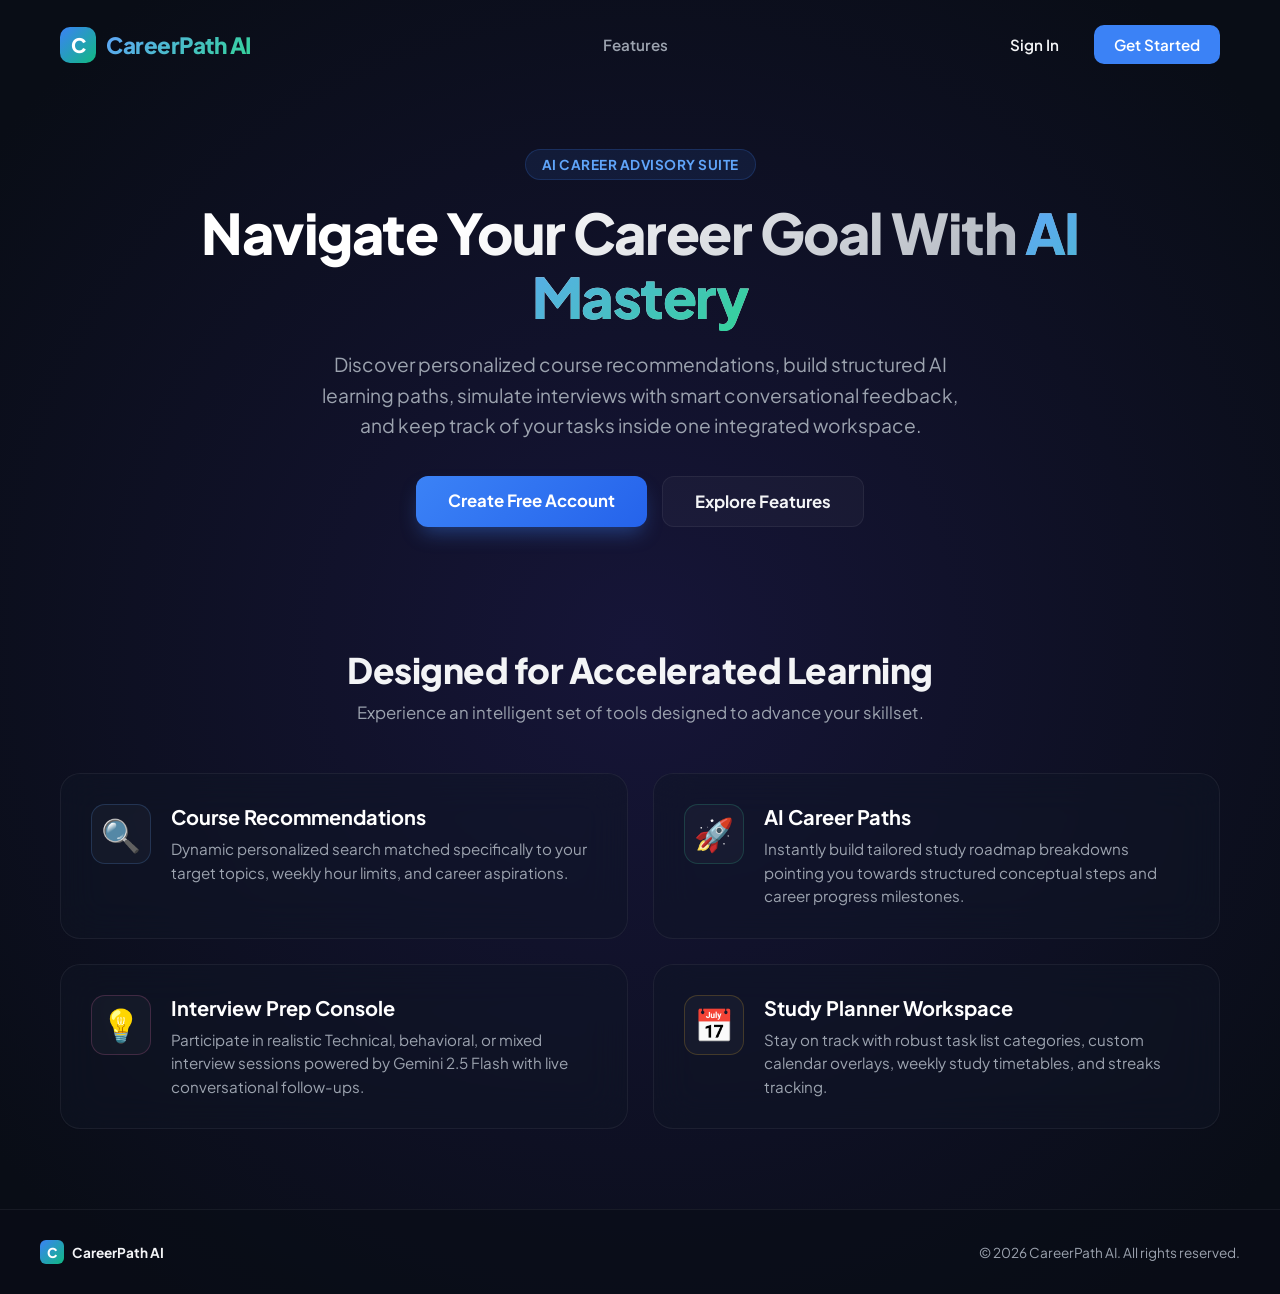
<file: templates/landing.html>
<!DOCTYPE html>
<html lang="en">
<head>
    <meta charset="UTF-8">
    <meta name="viewport" content="width=device-width, initial-scale=1.0">
    <title>CareerPath AI - Personalized Career Mentoring</title>
    <!-- Import Google Fonts (Plus Jakarta Sans) -->
    <link href="https://fonts.googleapis.com/css2?family=Plus+Jakarta+Sans:wght@300;400;500;600;700;800&display=swap" rel="stylesheet">
    <link rel="stylesheet" href="/static/theme.css">
    <style>
        :root {
            --primary: #3b82f6;
            --primary-hover: #2563eb;
            --accent: #10b981;
            --bg-dark: #090d16;
            --card-bg: rgba(17, 24, 39, 0.45);
            --card-border: rgba(255, 255, 255, 0.06);
            --text-main: #f3f4f6;
            --text-muted: #9ca3af;
        }

        * {
            box-sizing: border-box;
            margin: 0;
            padding: 0;
        }

        body {
            font-family: 'Plus Jakarta Sans', -apple-system, BlinkMacSystemFont, sans-serif;
            background: radial-gradient(circle at 50% 50%, #161538 0%, #090d16 90%);
            color: var(--text-main);
            min-height: 100vh;
            display: flex;
            flex-direction: column;
            overflow-x: hidden;
        }

        /* Header Style */
        .landing-header {
            width: 100%;
            max-width: 1200px;
            margin: 0 auto;
            display: flex;
            justify-content: space-between;
            align-items: center;
            padding: 25px 20px;
        }

        .logo {
            display: flex;
            align-items: center;
            gap: 10px;
            text-decoration: none;
        }

        .logo-icon {
            width: 36px;
            height: 36px;
            background: linear-gradient(135deg, var(--primary), var(--accent));
            border-radius: 10px;
            display: flex;
            align-items: center;
            justify-content: center;
            font-weight: 800;
            color: #fff;
            font-size: 1.25rem;
        }

        .logo-text {
            font-size: 1.4rem;
            font-weight: 800;
            background: linear-gradient(135deg, #60a5fa, #34d399);
            -webkit-background-clip: text;
            -webkit-text-fill-color: transparent;
            letter-spacing: -0.5px;
        }

        .nav-links {
            display: flex;
            align-items: center;
            gap: 30px;
        }

        .nav-link {
            color: var(--text-muted);
            text-decoration: none;
            font-size: 0.95rem;
            font-weight: 600;
            transition: color 0.2s;
        }

        .nav-link:hover {
            color: var(--text-main);
        }

        .header-actions {
            display: flex;
            align-items: center;
            gap: 15px;
        }

        .btn-signin {
            color: var(--text-main);
            text-decoration: none;
            font-size: 0.95rem;
            font-weight: 600;
            padding: 10px 20px;
            border-radius: 10px;
            transition: background 0.2s;
        }

        .btn-signin:hover {
            background: rgba(255, 255, 255, 0.05);
        }

        .btn-signup {
            background: var(--primary);
            color: #fff;
            text-decoration: none;
            font-size: 0.95rem;
            font-weight: 600;
            padding: 10px 20px;
            border-radius: 10px;
            transition: background 0.2s, transform 0.2s;
        }

        .btn-signup:hover {
            background: var(--primary-hover);
            transform: translateY(-1px);
        }

        /* Hero Section */
        .hero-section {
            flex-grow: 1;
            max-width: 1000px;
            margin: 60px auto 40px auto;
            text-align: center;
            padding: 0 20px;
            display: flex;
            flex-direction: column;
            align-items: center;
            gap: 20px;
        }

        .badge-hero {
            background: rgba(59, 130, 246, 0.1);
            border: 1px solid rgba(59, 130, 246, 0.2);
            color: #60a5fa;
            padding: 6px 16px;
            border-radius: 20px;
            font-size: 0.85rem;
            font-weight: 700;
            letter-spacing: 0.5px;
            text-transform: uppercase;
        }

        .hero-title {
            font-size: 3.5rem;
            font-weight: 800;
            line-height: 1.15;
            letter-spacing: -1.5px;
            background: linear-gradient(135deg, #fff 30%, #9ca3af 100%);
            -webkit-background-clip: text;
            -webkit-text-fill-color: transparent;
        }

        .hero-title span {
            background: linear-gradient(135deg, #60a5fa, #34d399);
            -webkit-background-clip: text;
            -webkit-text-fill-color: transparent;
        }

        .hero-subtitle {
            font-size: 1.2rem;
            color: var(--text-muted);
            max-width: 650px;
            line-height: 1.6;
        }

        .hero-actions {
            margin-top: 15px;
            display: flex;
            gap: 15px;
        }

        .btn-hero-primary {
            background: linear-gradient(135deg, var(--primary), var(--primary-hover));
            color: #fff;
            text-decoration: none;
            font-size: 1.05rem;
            font-weight: 700;
            padding: 14px 32px;
            border-radius: 12px;
            box-shadow: 0 10px 20px -5px rgba(59, 130, 246, 0.4);
            transition: background 0.2s, transform 0.2s, box-shadow 0.2s;
        }

        .btn-hero-primary:hover {
            transform: translateY(-2px);
            box-shadow: 0 15px 25px -5px rgba(59, 130, 246, 0.5);
        }

        .btn-hero-secondary {
            background: rgba(255, 255, 255, 0.03);
            border: 1px solid var(--card-border);
            color: var(--text-main);
            text-decoration: none;
            font-size: 1.05rem;
            font-weight: 700;
            padding: 14px 32px;
            border-radius: 12px;
            transition: background 0.2s, transform 0.2s;
        }

        .btn-hero-secondary:hover {
            background: rgba(255, 255, 255, 0.08);
            transform: translateY(-2px);
        }

        /* Features Section */
        .features-section {
            max-width: 1200px;
            margin: 80px auto;
            padding: 0 20px;
        }

        .section-header {
            text-align: center;
            margin-bottom: 50px;
        }

        .section-title {
            font-size: 2.2rem;
            font-weight: 800;
            margin-bottom: 10px;
            letter-spacing: -0.5px;
        }

        .section-desc {
            color: var(--text-muted);
            font-size: 1.05rem;
        }

        .features-grid {
            display: grid;
            grid-template-columns: repeat(2, 1fr);
            gap: 25px;
        }

        .feature-card {
            background: var(--card-bg);
            border: 1px solid var(--card-border);
            border-radius: 20px;
            padding: 30px;
            display: flex;
            gap: 20px;
            backdrop-filter: blur(20px);
            -webkit-backdrop-filter: blur(20px);
            transition: transform 0.3s, border-color 0.3s;
        }

        .feature-card:hover {
            transform: translateY(-4px);
            border-color: rgba(59, 130, 246, 0.3);
        }

        .feature-icon {
            font-size: 2rem;
            width: 60px;
            height: 60px;
            background: rgba(255, 255, 255, 0.03);
            border: 1px solid var(--card-border);
            border-radius: 14px;
            display: flex;
            align-items: center;
            justify-content: center;
            flex-shrink: 0;
        }

        .feature-info {
            display: flex;
            flex-direction: column;
            gap: 8px;
        }

        .feature-title {
            font-size: 1.25rem;
            font-weight: 700;
            color: #fff;
        }

        .feature-desc {
            font-size: 0.95rem;
            color: var(--text-muted);
            line-height: 1.55;
        }

        /* Footer Section */
        .landing-footer {
            border-top: 1px solid var(--card-border);
            background: rgba(9, 13, 22, 0.6);
            padding: 30px 20px;
            margin-top: auto;
        }

        .footer-content {
            max-width: 1200px;
            margin: 0 auto;
            display: flex;
            justify-content: space-between;
            align-items: center;
            font-size: 0.85rem;
            color: var(--text-muted);
        }

        .footer-logo {
            display: flex;
            align-items: center;
            gap: 8px;
            text-decoration: none;
            color: var(--text-main);
            font-weight: 700;
        }

        .footer-logo .logo-icon {
            width: 24px;
            height: 24px;
            font-size: 0.85rem;
            border-radius: 6px;
        }

        /* Responsive Layouts */
        @media (max-width: 768px) {
            .hero-title {
                font-size: 2.5rem;
            }

            .features-grid {
                grid-template-columns: 1fr;
            }

            .nav-links {
                display: none;
            }

            .feature-card {
                flex-direction: column;
                align-items: flex-start;
                gap: 15px;
            }
        }
    </style>
</head>
<body>

    <!-- Header Navigation -->
    <header class="landing-header">
        <a href="/" class="logo">
            <div class="logo-icon">C</div>
            <div class="logo-text">CareerPath AI</div>
        <nav class="nav-links">
            <a href="#features" class="nav-link">Features</a>
        </nav>

        <div class="header-actions">
            <a href="/login" class="btn-signin">Sign In</a>
            <a href="/signup" class="btn-signup">Get Started</a>
        </div>
    </header>

    <!-- Hero Showcase Section -->
    <section class="hero-section">
        <div class="badge-hero">AI Career Advisory Suite</div>
        <h1 class="hero-title">Navigate Your Career Goal With <span>AI Mastery</span></h1>
        <p class="hero-subtitle">Discover personalized course recommendations, build structured AI learning paths, simulate interviews with smart conversational feedback, and keep track of your tasks inside one integrated workspace.</p>
        <div class="hero-actions">
            <a href="/signup" class="btn-hero-primary">Create Free Account</a>
            <a href="#features" class="btn-hero-secondary">Explore Features</a>
        </div>
    </section>

    <!-- Features Showcase Grid -->
    <section id="features" class="features-section">
        <div class="section-header">
            <h2 class="section-title">Designed for Accelerated Learning</h2>
            <p class="section-desc">Experience an intelligent set of tools designed to advance your skillset.</p>
        </div>
        <div class="features-grid">
            
            <!-- Feature 1: Recommendations -->
            <div class="feature-card">
                <div class="feature-icon" style="color: #60a5fa; border-color: rgba(96, 165, 250, 0.2);">🔍</div>
                <div class="feature-info">
                    <h3 class="feature-title">Course Recommendations</h3>
                    <p class="feature-desc">Dynamic personalized search matched specifically to your target topics, weekly hour limits, and career aspirations.</p>
                </div>
            </div>

            <!-- Feature 2: Roadmaps -->
            <div class="feature-card">
                <div class="feature-icon" style="color: #34d399; border-color: rgba(52, 211, 153, 0.2);">🚀</div>
                <div class="feature-info">
                    <h3 class="feature-title">AI Career Paths</h3>
                    <p class="feature-desc">Instantly build tailored study roadmap breakdowns pointing you towards structured conceptual steps and career progress milestones.</p>
                </div>
            </div>

            <!-- Feature 3: Interviews -->
            <div class="feature-card">
                <div class="feature-icon" style="color: #f472b6; border-color: rgba(244, 114, 182, 0.2);">💡</div>
                <div class="feature-info">
                    <h3 class="feature-title">Interview Prep Console</h3>
                    <p class="feature-desc">Participate in realistic Technical, behavioral, or mixed interview sessions powered by Gemini 2.5 Flash with live conversational follow-ups.</p>
                </div>
            </div>

            <!-- Feature 4: Planner -->
            <div class="feature-card">
                <div class="feature-icon" style="color: #fbbf24; border-color: rgba(251, 191, 36, 0.2);">📅</div>
                <div class="feature-info">
                    <h3 class="feature-title">Study Planner Workspace</h3>
                    <p class="feature-desc">Stay on track with robust task list categories, custom calendar overlays, weekly study timetables, and streaks tracking.</p>
                </div>
            </div>

        </div>
    </section>



    <!-- Footer -->
    <footer class="landing-footer">
        <div class="footer-content">
            <a href="/" class="footer-logo">
                <div class="logo-icon">C</div>
                <span>CareerPath AI</span>
            </a>
            <p>&copy; 2026 CareerPath AI. All rights reserved.</p>
        </div>
    </footer>

    <script src="/static/theme.js"></script>
</body>
</html>
</file>
<file: static/theme.css>
/* Theme Toggle Variables */
:root {
    --bg-dark-base: #090d16;
    --bg-grad-start: #161538;
    --card-bg-base: rgba(15, 23, 42, 0.45);
    --border-light: rgba(255, 255, 255, 0.05);
    --border-lighter: rgba(255, 255, 255, 0.08);
    --card-hover: rgba(255, 255, 255, 0.03);
    --text-primary: #f3f4f6;
    --text-secondary: #9ca3af;
    --text-bright: #fff;
    --sidebar-bg: rgba(9, 13, 22, 0.85);
}

:root.light-mode {
    --bg-dark-base: #f8fafc;
    --bg-grad-start: #e2e8f0;
    --card-bg-base: rgba(255, 255, 255, 0.85);
    --border-light: rgba(0, 0, 0, 0.08);
    --border-lighter: rgba(0, 0, 0, 0.12);
    --card-hover: rgba(0, 0, 0, 0.03);
    --text-primary: #1e293b;
    --text-secondary: #475569;
    --text-bright: #0f172a;
    --sidebar-bg: rgba(255, 255, 255, 0.85);
}

.theme-toggle-btn {
    position: fixed;
    bottom: 30px;
    right: 30px;
    width: 50px;
    height: 50px;
    border-radius: 50%;
    background: linear-gradient(135deg, #3b82f6, #10b981);
    color: white;
    border: none;
    cursor: pointer;
    box-shadow: 0 10px 25px -5px rgba(59, 130, 246, 0.5);
    display: flex;
    align-items: center;
    justify-content: center;
    font-size: 1.5rem;
    z-index: 9999;
    transition: transform 0.2s, box-shadow 0.2s;
}
.theme-toggle-btn:hover {
    transform: translateY(-3px);
    box-shadow: 0 15px 30px -5px rgba(59, 130, 246, 0.6);
}

/* Light Mode Overrides for hardcoded stuff we didn't catch */
html.light-mode {
    color: var(--text-primary);
}
</file>
